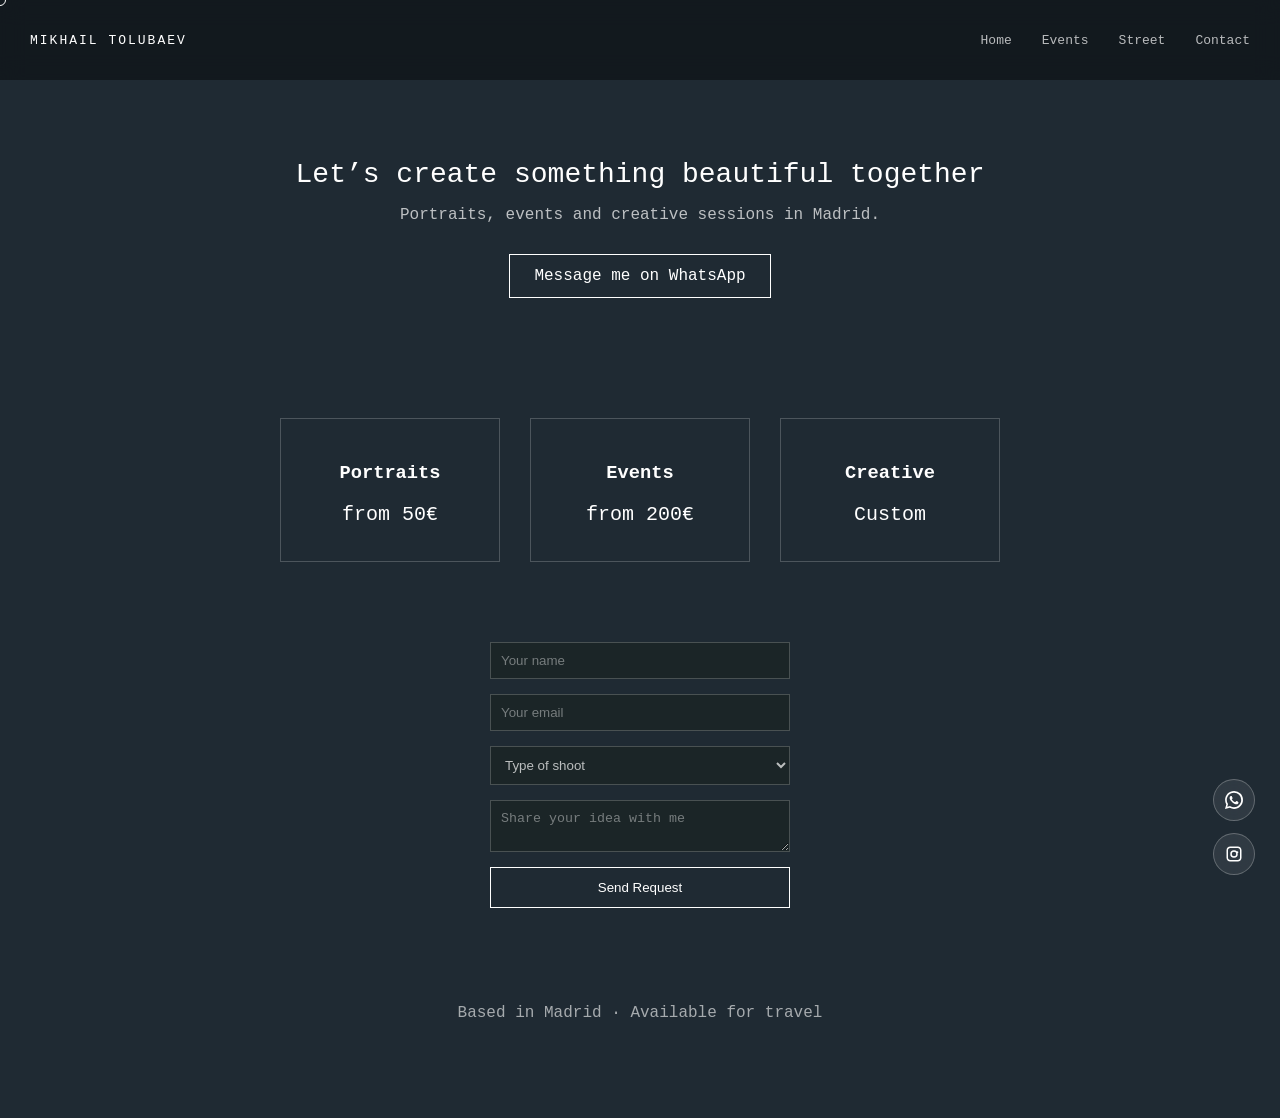
<file: mcontacto.html>
<!DOCTYPE html>
<html lang="en">
<head>
    <meta charset="UTF-8">
    <meta name="viewport" content="width=device-width, initial-scale=1.0">
    <title>Contact | Book a Photoshoot</title>
    <link rel="stylesheet" href="unified.css">
</head>

<body>

<div class="cursor" id="cursor"></div>

<div class="header">
    <div id="proyecto">MIKHAIL TOLUBAEV</div>

    <div class="menu-toggle" id="menu-toggle">☰</div>

    <ul class="menu" id="menu">
        <li><a href="mretratos.html">Home</a></li>
        <li><a href="meventos.html">Events</a></li>
        <li><a href="mstreet.html">Street</a></li>
        <li><a href="mcontacto.html">Contact</a></li>
    </ul>
</div>

<div class="contact-hero">
    <h1>Let’s create something beautiful together</h1>
    <p>Portraits, events and creative sessions in Madrid.</p>

    <a href="https://wa.me/34675810438?text=Hi%20I%20want%20to%20book%20a%20photoshoot"
       class="cta-button"
       target="_blank">
       Message me on WhatsApp
    </a>
</div>


<div class="pricing">
    <div class="price-card">
        <h3>Portraits</h3>
        <p class="price">from 50€</p>
    </div>

    <div class="price-card">
        <h3>Events</h3>
        <p class="price">from 200€</p>
    </div>

    <div class="price-card">
        <h3>Creative</h3>
        <p class="price">Custom</p>
    </div>
</div>


<div class="contact-form">
    <form action="https://formsubmit.co/mandnicktol@gmail.com" method="POST">
        <input type="hidden" name="_captcha" value="false">

        <input type="text" name="name" placeholder="Your name" required>
        <input type="email" name="email" placeholder="Your email" required>

        <select name="type">
            <option value="">Type of shoot</option>
            <option>Portrait</option>
            <option>Event</option>
            <option>Creative</option>
        </select>

        <textarea name="message" placeholder="Share your idea with me"></textarea>

        <button type="submit">Send Request</button>
    </form>
</div>

<div class="trust">
    <p>Based in Madrid · Available for travel</p>
</div>

<div class="contact-wrapper">

    <a href="https://wa.me/34675810438?text=Hi%20I%20want%20a%20photoshoot"
   target="_blank"
   class="contact-btn whatsapp">

    <svg viewBox="0 0 24 24">
        <path d="M20.52 3.48A11.78 11.78 0 0012.05 
        0C5.48 0 .13 5.35.13 11.92c0 
        2.1.55 4.15 1.6 5.97L0 24l6.27-1.64a11.9 
        11.9 0 005.78 1.48h.01c6.57 
        0 11.92-5.35 11.92-11.92 
        0-3.18-1.24-6.17-3.46-8.44zM12.06 
        21.6h-.01a9.64 9.64 0 
        01-4.92-1.35l-.35-.21-3.72.97.99-3.63-.23-.37a9.6 
        9.6 0 01-1.48-5.09c0-5.3 
        4.32-9.62 9.64-9.62 2.57 
        0 4.98 1 6.79 2.81a9.56 
        9.56 0 012.83 6.8c0 
        5.3-4.32 9.62-9.64 
        9.62zm5.29-7.23c-.29-.15-1.7-.84-1.96-.94-.26-.1-.45-.15-.64.15-.19.29-.74.94-.91 
        1.13-.17.19-.34.22-.63.07-.29-.15-1.24-.46-2.36-1.46-.87-.77-1.46-1.72-1.63-2.01-.17-.29-.02-.45.13-.6.14-.14.29-.34.43-.51.14-.17.19-.29.29-.48.1-.19.05-.36-.02-.51-.07-.15-.64-1.54-.88-2.12-.23-.55-.47-.48-.64-.49h-.55c-.19 
        0-.51.07-.78.36-.26.29-1.03 1.01-1.03 
        2.46 0 1.45 1.05 2.85 1.2 3.04.15.19 2.06 
        3.15 5 4.42.7.3 1.24.48 1.66.62.7.22 
        1.33.19 1.83.12.56-.08 1.7-.69 
        1.94-1.36.24-.67.24-1.25.17-1.36-.07-.12-.26-.19-.55-.34z"/>
    </svg>

</a>

    <a href="https://instagram.com/otterduckness"
   target="_blank"
   class="contact-btn instagram">

    <svg viewBox="0 0 24 24">
        <path d="M7 2C4.24 2 2 4.24 2 7v10c0 2.76 2.24 5 5 5h10c2.76 
        0 5-2.24 5-5V7c0-2.76-2.24-5-5-5H7zm10 2c1.66 
        0 3 1.34 3 3v10c0 1.66-1.34 3-3 
        3H7c-1.66 0-3-1.34-3-3V7c0-1.66 
        1.34-3 3-3h10zm-5 3a5 5 0 100 
        10 5 5 0 000-10zm0 2a3 3 0 110 
        6 3 3 0 010-6zm4.5-.75a1.25 
        1.25 0 100 2.5 1.25 1.25 0 
        000-2.5z"/>
    </svg>

</a>

</div>

<script src="shared.js"></script>
</body>
</html>
</file>
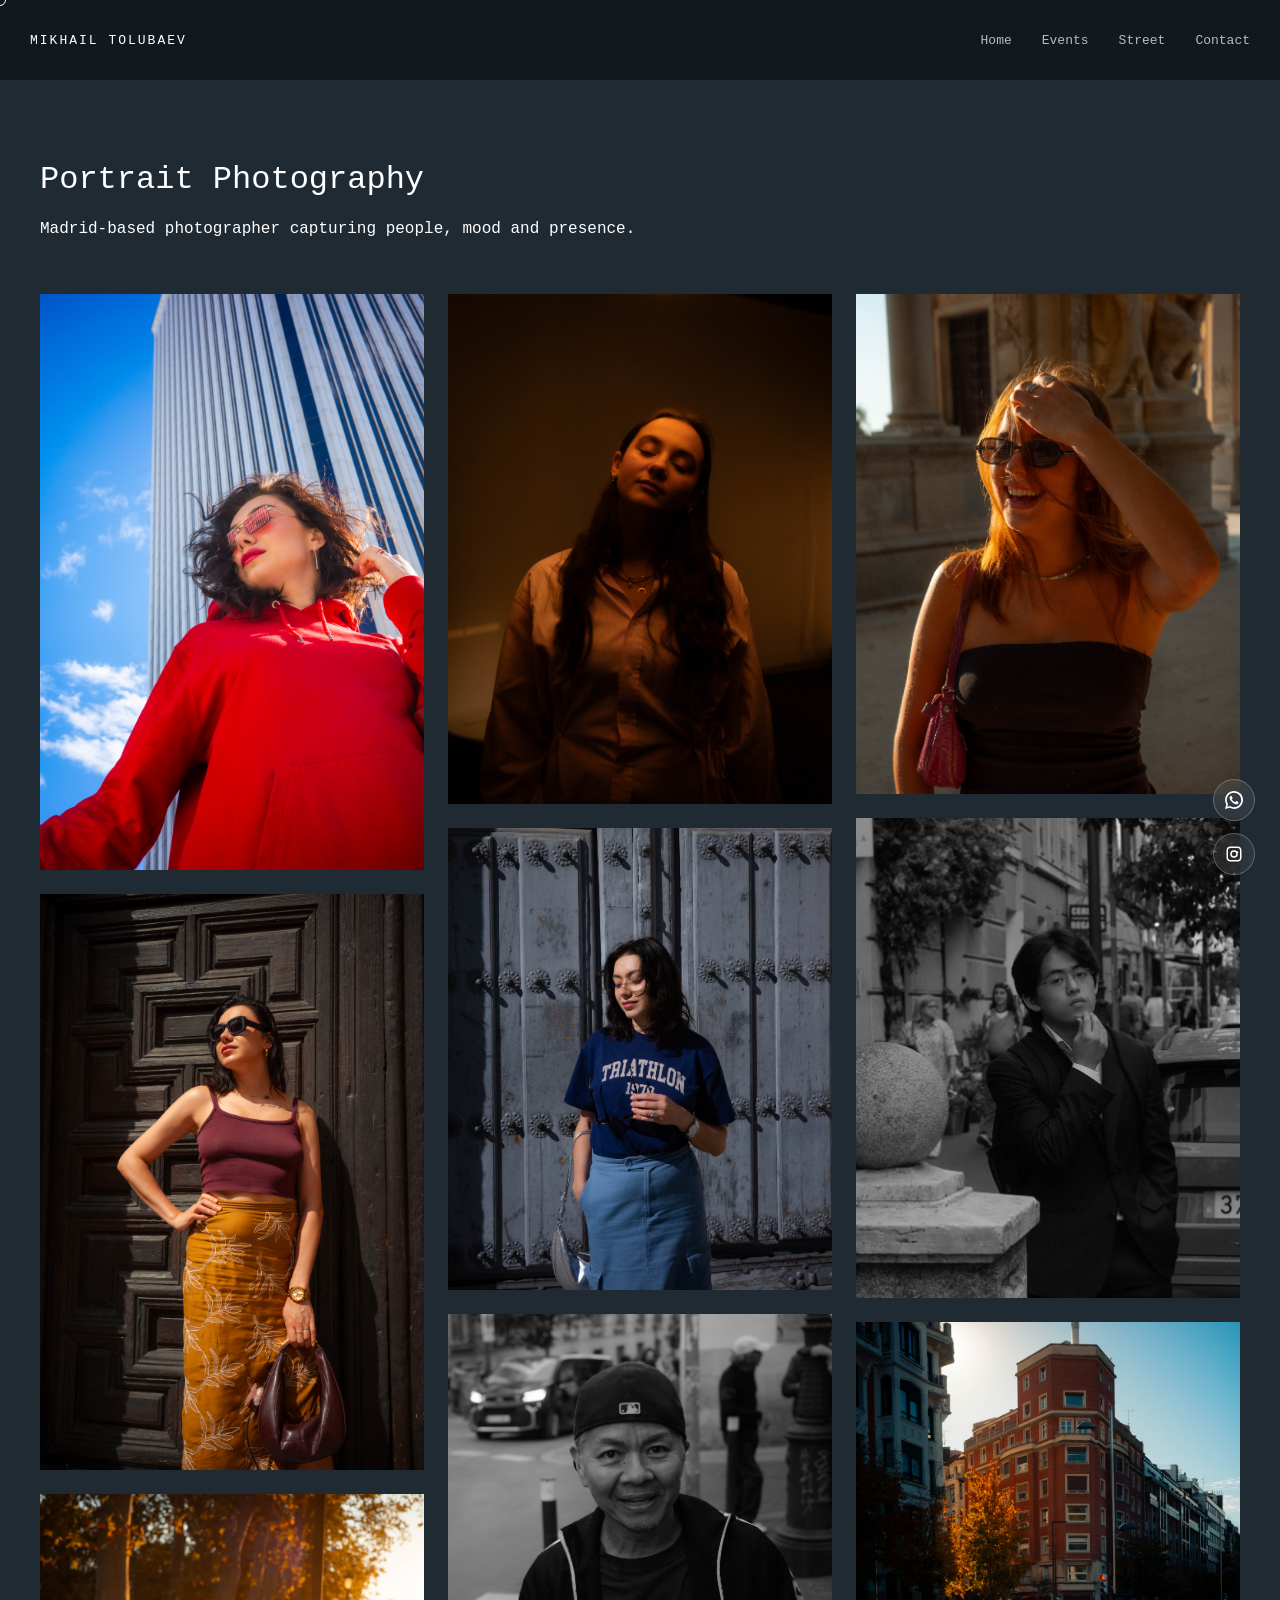
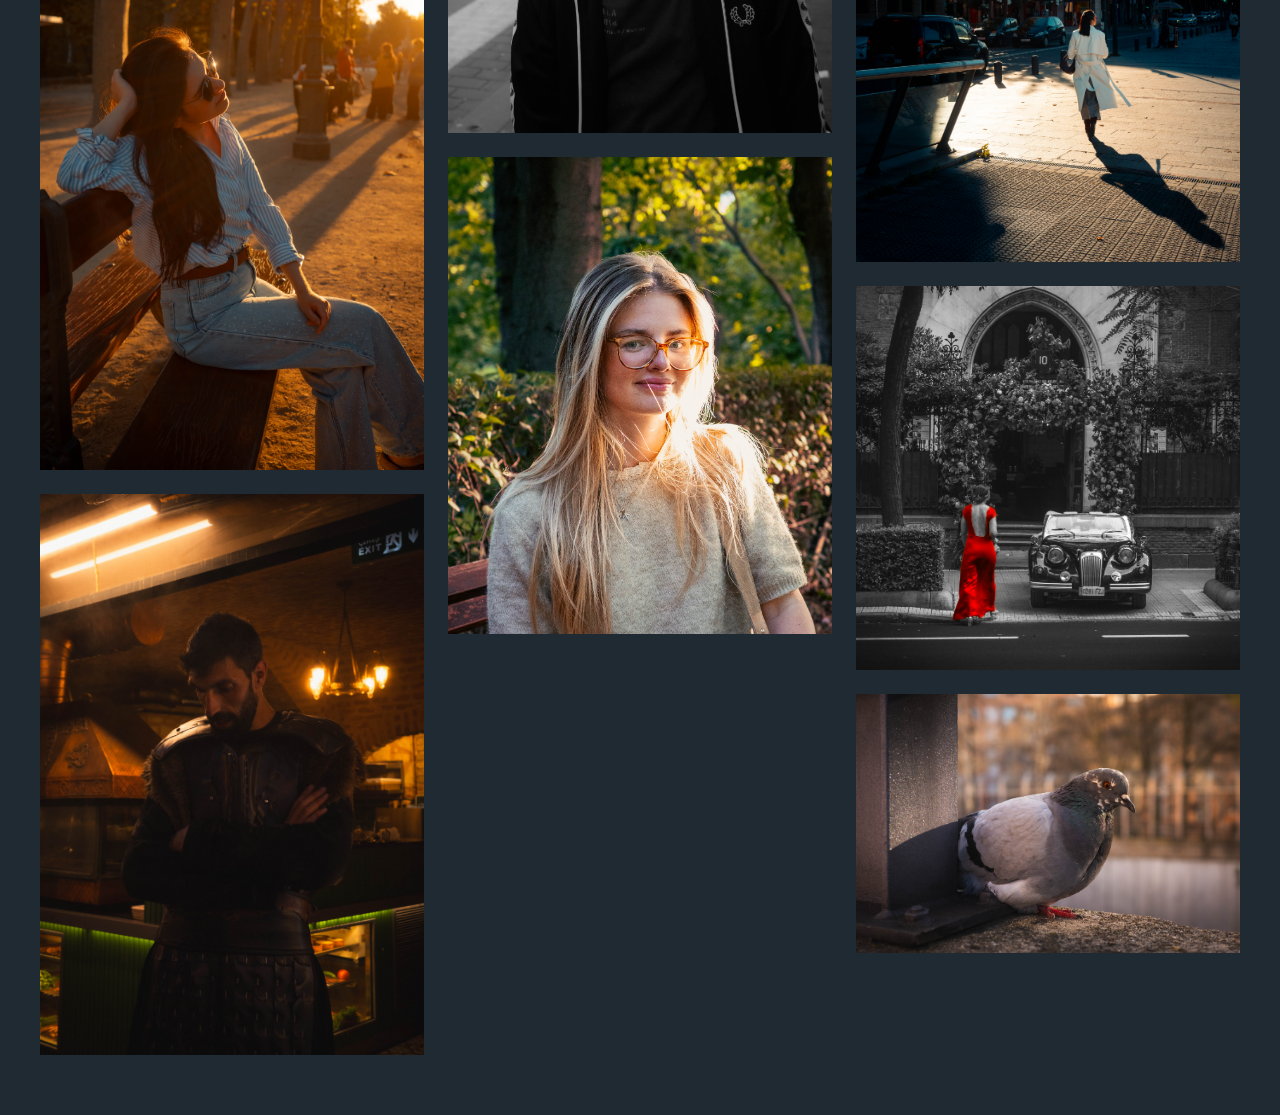
<file: mretratos.html>
<!DOCTYPE html>
<html>
<head>
    <meta charset="UTF-8">
    <meta name="viewport" content="width=device-width, initial-scale=1.0">
    <title>Retratos Artísticos | Portafolio</title>
    <link rel="stylesheet" href="unified.css">
</head>

<body>

<div class="cursor" id="cursor"></div>

<div class="header">
    <div id="proyecto">MIKHAIL TOLUBAEV</div>

    <div class="menu-toggle" id="menu-toggle">☰</div>

    <ul class="menu" id="menu">
        <li><a href="mretratos.html" class="active">Home</a></li>
        <li><a href="meventos.html">Events</a></li>
        <li><a href="mstreet.html">Street</a></li>
        <li><a href="mcontacto.html">Contact</a></li>
    </ul>
</div>

<div class="intro">
    <h1>Portrait Photography</h1>
    <p>Madrid-based photographer capturing people, mood and presence.</p>
</div>


<div class="galeria" id="gallery"></div>

<!-- LIGHTBOX -->
<div id="lightbox">
    <span id="close">&times;</span>
    <span class="arrow left" id="prev">&#10094;</span>
    <img id="lightbox-img">
    <span class="arrow right" id="next">&#10095;</span>
</div>

<script>
const imagesData = [
    { src: "R0011148-3.jpg" },
    { src: "R0007135-1.jpg" },
    { src: "R0007469-1.jpg" },
    { src: "R0006724-1.jpg" },
    { src: "R0005603-1.jpg" },
    { src: "R0008173-1.jpg" },
    { src: "R0008580-1.jpg" },
    { src: "instapp-0001300.jpg" },
    { src: "R0007283-1.jpg" },
    { src: "R0008571-1-2.jpg" },
    { src: "R0009031-1-2.jpg" },
    { src: "R0001526-1-5.jpg" },
    { src: "R0005518-1-2.jpg" }
];

const gallery = document.getElementById("gallery");

// CREATE IMAGES
imagesData.forEach((item) => {
    const div = document.createElement("div");
    div.className = "foto";

    const img = document.createElement("img");
    img.src = "mfotos/mretratos/" + item.src;

    div.appendChild(img);
    gallery.appendChild(div);
});

// 🔥 IMPORTANT: get images AFTER they exist
const images = document.querySelectorAll(".foto img");

const lightbox = document.getElementById("lightbox");
const lightboxImg = document.getElementById("lightbox-img");
const closeBtn = document.getElementById("close");
const nextBtn = document.getElementById("next");
const prevBtn = document.getElementById("prev");

let currentIndex = 0;

// CLICK HANDLERS
images.forEach((img, index) => {
    img.addEventListener("click", () => {
        currentIndex = index;
        showImage();
        lightbox.style.display = "flex";
    });
});

function showImage() {
    lightboxImg.src = images[currentIndex].src;
}

function nextImage() {
    currentIndex = (currentIndex + 1) % images.length;
    showImage();
}

function prevImage() {
    currentIndex = (currentIndex - 1 + images.length) % images.length;
    showImage();
}

nextBtn.onclick = nextImage;
prevBtn.onclick = prevImage;

closeBtn.onclick = () => lightbox.style.display = "none";

document.addEventListener("keydown", (e) => {
    if (lightbox.style.display === "flex") {
        if (e.key === "ArrowRight") nextImage();
        if (e.key === "ArrowLeft") prevImage();
        if (e.key === "Escape") lightbox.style.display = "none";
    }
});

// SWIPE
let startX = 0;

lightbox.addEventListener("touchstart", e => {
    startX = e.touches[0].clientX;
});

lightbox.addEventListener("touchend", e => {
    let diff = startX - e.changedTouches[0].clientX;
    if (Math.abs(diff) > 50) {
        diff > 0 ? nextImage() : prevImage();
    }
});

// CURSOR
const cursor = document.getElementById("cursor");

document.addEventListener("mousemove", e => {
    cursor.style.top = e.clientY + "px";
    cursor.style.left = e.clientX + "px";
});

document.addEventListener("mouseover", e => {
    if (e.target.matches("a, img")) {
        cursor.classList.add("cursor-grow");
    }
});

document.addEventListener("mouseout", e => {
    if (e.target.matches("a, img")) {
        cursor.classList.remove("cursor-grow");
    }
});



// MENU
document.getElementById("menu-toggle").onclick = () => {
    document.getElementById("menu").classList.toggle("active");
};

// FADE
window.addEventListener("load", () => {
    document.body.classList.add("loaded");
});
</script>

<div class="contact-wrapper">

    <a href="https://wa.me/34675810438?text=Hi%20I%20want%20a%20photoshoot"
   target="_blank"
   class="contact-btn whatsapp">

    <svg viewBox="0 0 24 24">
        <path d="M20.52 3.48A11.78 11.78 0 0012.05 
        0C5.48 0 .13 5.35.13 11.92c0 
        2.1.55 4.15 1.6 5.97L0 24l6.27-1.64a11.9 
        11.9 0 005.78 1.48h.01c6.57 
        0 11.92-5.35 11.92-11.92 
        0-3.18-1.24-6.17-3.46-8.44zM12.06 
        21.6h-.01a9.64 9.64 0 
        01-4.92-1.35l-.35-.21-3.72.97.99-3.63-.23-.37a9.6 
        9.6 0 01-1.48-5.09c0-5.3 
        4.32-9.62 9.64-9.62 2.57 
        0 4.98 1 6.79 2.81a9.56 
        9.56 0 012.83 6.8c0 
        5.3-4.32 9.62-9.64 
        9.62zm5.29-7.23c-.29-.15-1.7-.84-1.96-.94-.26-.1-.45-.15-.64.15-.19.29-.74.94-.91 
        1.13-.17.19-.34.22-.63.07-.29-.15-1.24-.46-2.36-1.46-.87-.77-1.46-1.72-1.63-2.01-.17-.29-.02-.45.13-.6.14-.14.29-.34.43-.51.14-.17.19-.29.29-.48.1-.19.05-.36-.02-.51-.07-.15-.64-1.54-.88-2.12-.23-.55-.47-.48-.64-.49h-.55c-.19 
        0-.51.07-.78.36-.26.29-1.03 1.01-1.03 
        2.46 0 1.45 1.05 2.85 1.2 3.04.15.19 2.06 
        3.15 5 4.42.7.3 1.24.48 1.66.62.7.22 
        1.33.19 1.83.12.56-.08 1.7-.69 
        1.94-1.36.24-.67.24-1.25.17-1.36-.07-.12-.26-.19-.55-.34z"/>
    </svg>

</a>

    <a href="https://instagram.com/otterduckness"
   target="_blank"
   class="contact-btn instagram">

    <svg viewBox="0 0 24 24">
        <path d="M7 2C4.24 2 2 4.24 2 7v10c0 2.76 2.24 5 5 5h10c2.76 
        0 5-2.24 5-5V7c0-2.76-2.24-5-5-5H7zm10 2c1.66 
        0 3 1.34 3 3v10c0 1.66-1.34 3-3 
        3H7c-1.66 0-3-1.34-3-3V7c0-1.66 
        1.34-3 3-3h10zm-5 3a5 5 0 100 
        10 5 5 0 000-10zm0 2a3 3 0 110 
        6 3 3 0 010-6zm4.5-.75a1.25 
        1.25 0 100 2.5 1.25 1.25 0 
        000-2.5z"/>
    </svg>

</a>

</div>

</div>

</body>
</html>
</file>
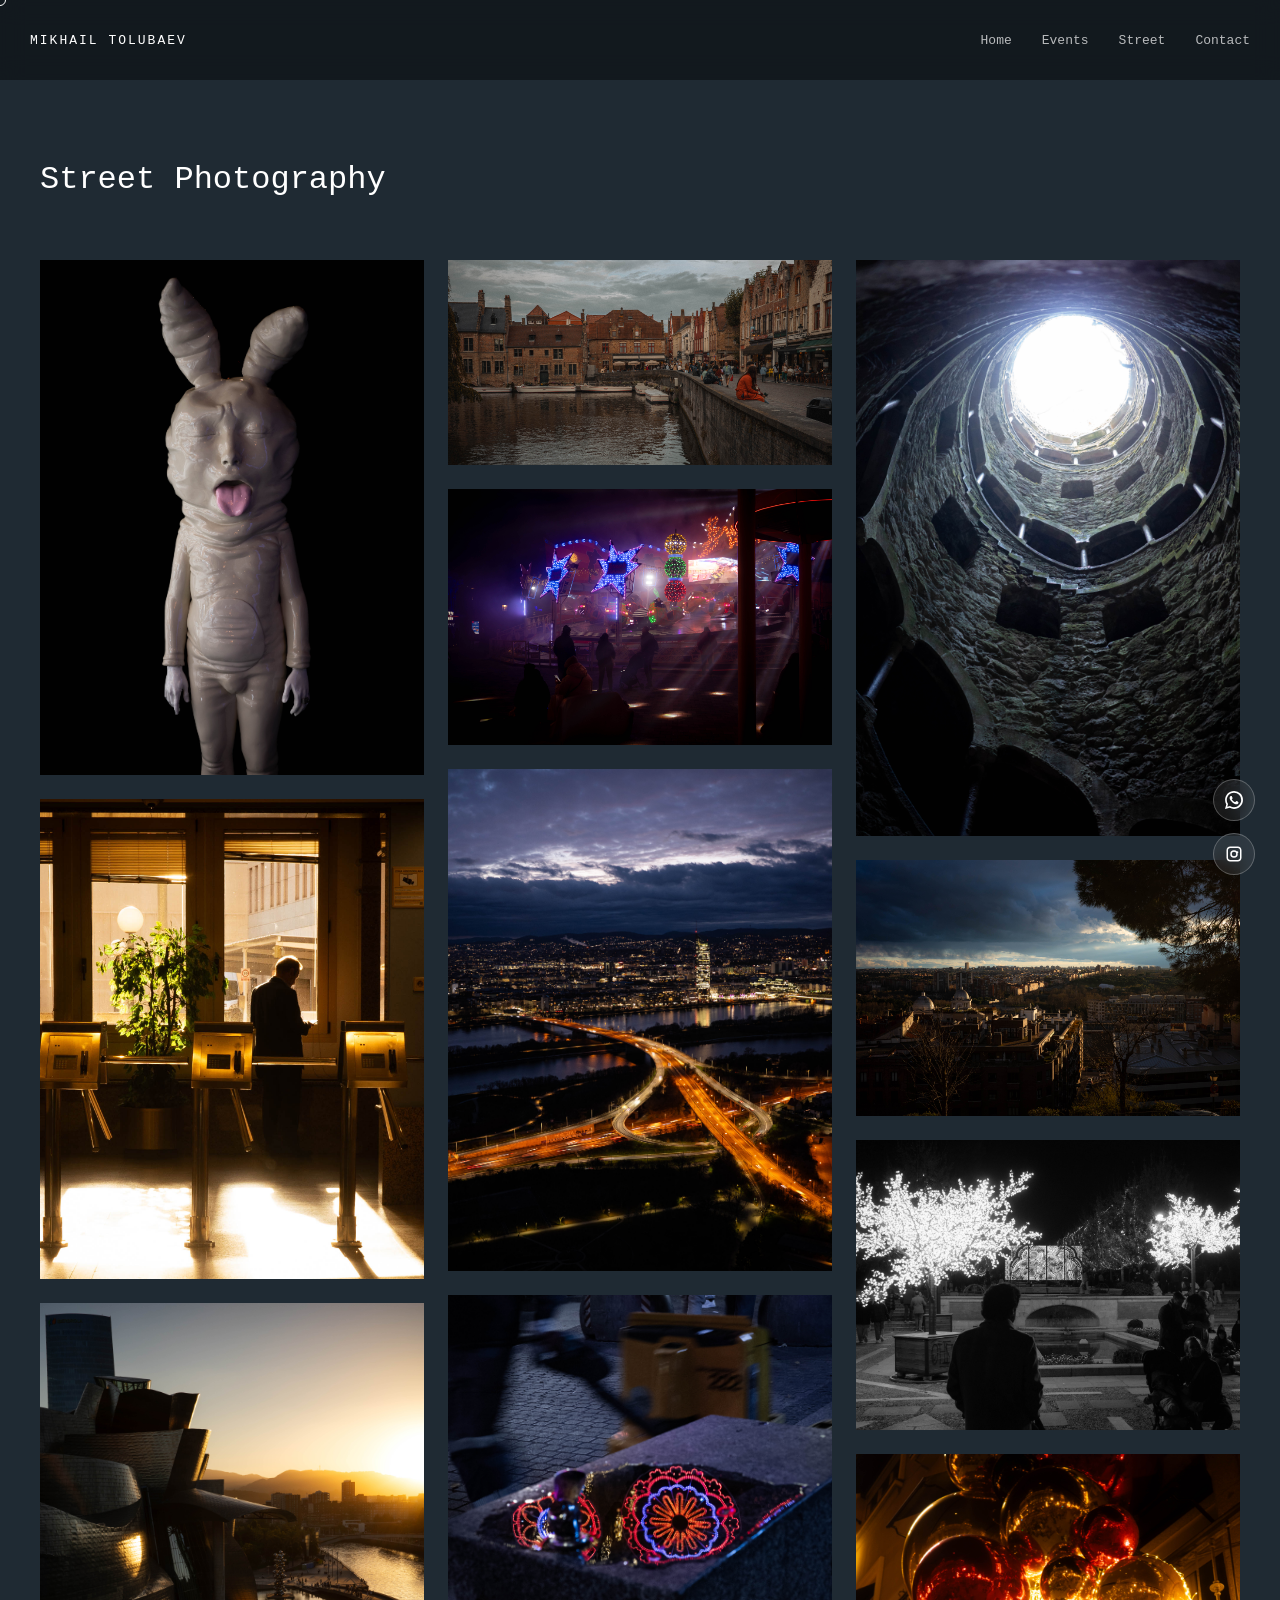
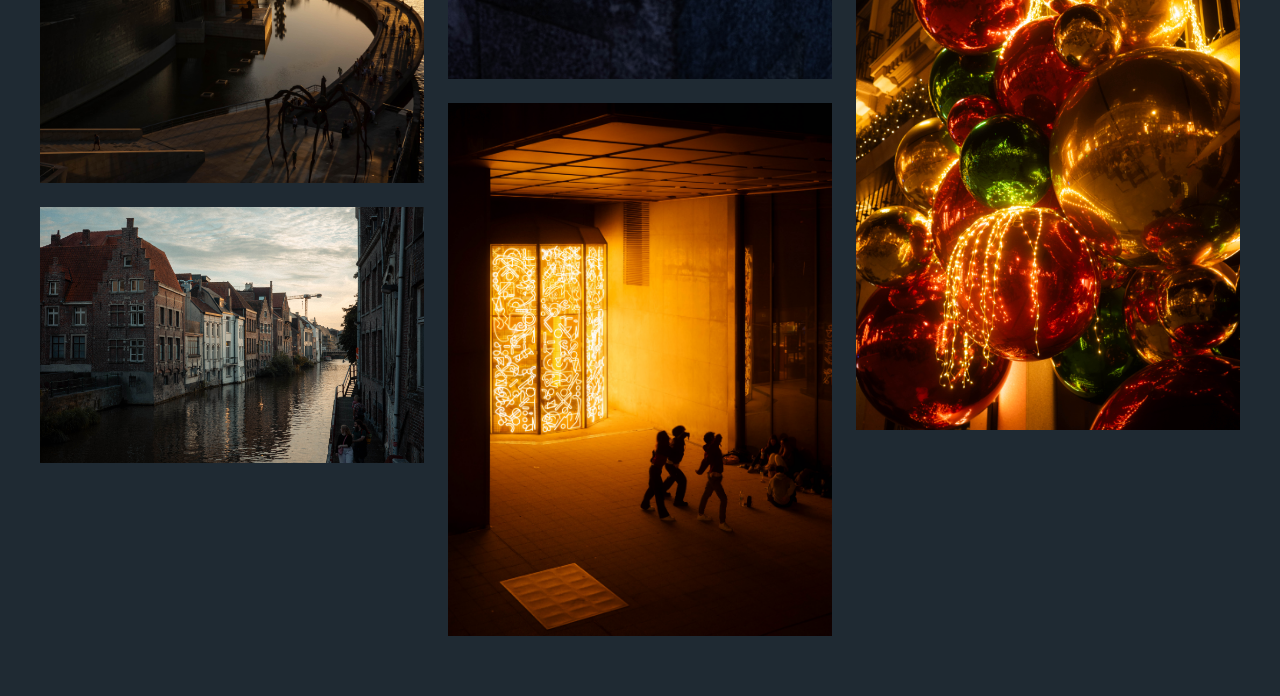
<file: mstreet.html>
<!DOCTYPE html>
<html>
<head>
<meta charset="UTF-8">
<meta name="viewport" content="width=device-width, initial-scale=1.0">
<title>Street Photography</title>
<link rel="stylesheet" href="unified.css">
</head>
<body>

<div class="cursor" id="cursor"></div>

<div class="header">
    <div id="proyecto">MIKHAIL TOLUBAEV</div>
    <div class="menu-toggle" id="menu-toggle">☰</div>
    <ul class="menu" id="menu">
        <li><a href="mretratos.html">Home</a></li>
        <li><a href="meventos.html">Events</a></li>
        <li><a href="mstreet.html">Street</a></li>
        <li><a href="mcontacto.html">Contact</a></li>
    </ul>
</div>

<div class="intro">
    <h1>Street Photography</h1>
</div>

<div class="galeria" id="gallery"></div>

<div id="lightbox">
<span id="close">&times;</span>
<span class="arrow left" id="prev">&#10094;</span>
<img id="lightbox-img">
<span class="arrow right" id="next">&#10095;</span>
</div>

<script>
const imagesData = [
    { src: "R0001446-1-3.jpg", alt: "Street" },
    { src: "R0001486-1-8.jpg", alt: "Street" },
    { src: "R0001813-1.jpg", alt: "Street" },
    { src: "R0002334-1-2.jpg", alt: "Street" },
    { src: "R0002573-1.jpg", alt: "Street" },
    { src: "R0003768-1.jpg", alt: "Street" },
    { src: "R0004242-1.jpg", alt: "Street" },
    { src: "R0004668-1-6.jpg", alt: "Street" },
    { src: "R0004745-1-4.jpg", alt: "Street" },
    { src: "R0004980-1.jpg", alt: "Street" },
    { src: "R0005409-1.jpg", alt: "Street" },
    { src: "R0009180-1-4.jpg", alt: "Street" },
    { src: "R0009227-1.jpg", alt: "Street" }


];
// just drop images into folder: mfotos/mstreet/ and they load automatically if you list them here

const gallery = document.getElementById("gallery");

imagesData.forEach((item, index) => {
    const div = document.createElement("div");
    div.className = "foto";
    const img = document.createElement("img");
    img.src = "mfotos/mstreet/" + item.src;
    div.appendChild(img);
    gallery.appendChild(div);
});
</script>

<script src="shared.js"></script>

<div class="contact-wrapper">

    <a href="https://wa.me/34675810438?text=Hi%20I%20want%20a%20photoshoot"
   target="_blank"
   class="contact-btn whatsapp">

    <svg viewBox="0 0 24 24">
        <path d="M20.52 3.48A11.78 11.78 0 0012.05 
        0C5.48 0 .13 5.35.13 11.92c0 
        2.1.55 4.15 1.6 5.97L0 24l6.27-1.64a11.9 
        11.9 0 005.78 1.48h.01c6.57 
        0 11.92-5.35 11.92-11.92 
        0-3.18-1.24-6.17-3.46-8.44zM12.06 
        21.6h-.01a9.64 9.64 0 
        01-4.92-1.35l-.35-.21-3.72.97.99-3.63-.23-.37a9.6 
        9.6 0 01-1.48-5.09c0-5.3 
        4.32-9.62 9.64-9.62 2.57 
        0 4.98 1 6.79 2.81a9.56 
        9.56 0 012.83 6.8c0 
        5.3-4.32 9.62-9.64 
        9.62zm5.29-7.23c-.29-.15-1.7-.84-1.96-.94-.26-.1-.45-.15-.64.15-.19.29-.74.94-.91 
        1.13-.17.19-.34.22-.63.07-.29-.15-1.24-.46-2.36-1.46-.87-.77-1.46-1.72-1.63-2.01-.17-.29-.02-.45.13-.6.14-.14.29-.34.43-.51.14-.17.19-.29.29-.48.1-.19.05-.36-.02-.51-.07-.15-.64-1.54-.88-2.12-.23-.55-.47-.48-.64-.49h-.55c-.19 
        0-.51.07-.78.36-.26.29-1.03 1.01-1.03 
        2.46 0 1.45 1.05 2.85 1.2 3.04.15.19 2.06 
        3.15 5 4.42.7.3 1.24.48 1.66.62.7.22 
        1.33.19 1.83.12.56-.08 1.7-.69 
        1.94-1.36.24-.67.24-1.25.17-1.36-.07-.12-.26-.19-.55-.34z"/>
    </svg>

</a>

    <a href="https://instagram.com/otterduckness"
   target="_blank"
   class="contact-btn instagram">

    <svg viewBox="0 0 24 24">
        <path d="M7 2C4.24 2 2 4.24 2 7v10c0 2.76 2.24 5 5 5h10c2.76 
        0 5-2.24 5-5V7c0-2.76-2.24-5-5-5H7zm10 2c1.66 
        0 3 1.34 3 3v10c0 1.66-1.34 3-3 
        3H7c-1.66 0-3-1.34-3-3V7c0-1.66 
        1.34-3 3-3h10zm-5 3a5 5 0 100 
        10 5 5 0 000-10zm0 2a3 3 0 110 
        6 3 3 0 010-6zm4.5-.75a1.25 
        1.25 0 100 2.5 1.25 1.25 0 
        000-2.5z"/>
    </svg>

</a>

</div>

</div>

</body>
</html>
</file>
<file: unified.css>
* {
    box-sizing: border-box;
}

body {
    margin: 0;
    background: #1f2a33;
    color: white;
    font-family: 'Courier New', Courier, monospace;
    overflow-x: hidden;
    opacity: 0;
    transition: opacity 0.8s ease;
}

body.loaded {
    opacity: 1;
}

/* HEADER */
.header {
    position: fixed;
    top: 0;
    width: 100%;
    height: 80px;
    display: flex;
    align-items: center;
    justify-content: space-between;
    padding: 0 30px;
    background: rgba(0,0,0,0.4);
    backdrop-filter: blur(12px);
    z-index: 9999;
}

#proyecto {
    font-size: 13px;
    letter-spacing: 2px;
}

/* MENU */
.menu {
    display: flex;
    gap: 30px;
}

.menu li {
    list-style: none;
}

.menu a {
    color: white;
    text-decoration: none;
    font-size: 13px;
    opacity: 0.7;
}

/* FIX: hamburger hidden by default */
.menu-toggle {
    display: none;
    font-size: 22px;
    cursor: pointer;
}

/* CURSOR */
.cursor {
    width: 12px;
    height: 12px;
    border: 1px solid white;
    border-radius: 50%;
    position: fixed;
    pointer-events: none;
    z-index: 99999;
    transform: translate(-50%, -50%);
}

.cursor-grow {
    transform: translate(-50%, -50%) scale(2);
}

/* ===== FORCE HIDE DEFAULT CURSOR ===== */
* {
    cursor: none !important;
}

/* GALLERY */
.intro {
    padding: 140px 40px 40px;
}

.galeria {
    column-count: 3;
    column-gap: 24px;
    padding: 0 40px 60px;
}

.foto {
    break-inside: avoid;
    margin-bottom: 24px;
}

/* 🔥 FIX: hover animation */
.foto img {
    width: 100%;
    height: auto;
    display: block;
    cursor: pointer;
    transition: transform 0.3s ease;
}

.foto img:hover {
    transform: scale(1.04);
}

/* LIGHTBOX */
#lightbox {
    position: fixed;
    inset: 0;
    background: rgba(0,0,0,0.96);
    display: none;
    justify-content: center;
    align-items: center;
    z-index: 9999;
}

#lightbox img {
    max-width: 90%;
    max-height: 90%;
    object-fit: contain;
}

#close {
    position: absolute;
    top: 20px;
    right: 30px;
    font-size: 30px;
    cursor: pointer;
}

.arrow {
    position: absolute;
    font-size: 40px;
    cursor: pointer;
    user-select: none;
}

.left { left: 20px; }
.right { right: 20px; }

/* CONTACT BUTTONS */
.contact-wrapper {
    position: fixed;
    bottom: 25px;
    right: 25px;
    display: flex;
    flex-direction: column;
    gap: 12px;
    z-index: 9999;
}

.contact-btn {
    width: 42px;
    height: 42px;
    display: flex;
    align-items: center;
    justify-content: center;
    backdrop-filter: blur(10px);
    border-radius: 50%;
    transition: all 0.3s ease;
    background: rgba(255,255,255,0.08);
    border: 1px solid rgba(255,255,255,0.25);
}

.contact-btn svg {
    width: 18px;
    height: 18px;
    fill: white !important;
}

.contact-btn:hover {
    transform: scale(1.08);
}

/* 🔥 MOBILE FIXES */
@media (max-width: 768px) {

    .menu-toggle {
        display: block;
    }

    .menu {
        position: absolute;
        top: 80px;
        right: 0;
        background: rgba(0,0,0,0.95);
        flex-direction: column;
        width: 200px;
        padding: 20px;
        display: none;
    }

    .menu.active {
        display: flex;
    }

    .galeria {
        column-count: 1;
    }

    /* FIX cursor on mobile */
    body { cursor: auto !important; }
    .cursor { display: none; }
}


/* HIDE DEFAULT CURSOR ONLY ON DESKTOP */
@media (min-width: 769px) {
    body {
        cursor: none;
    }

    a, button, input, textarea, select, img {
        cursor: none;
    }
}

/* ===== CONTACT PAGE STYLES (RESTORE) ===== */

.contact-hero {
    padding: 140px 20px 80px;
    text-align: center;
    max-width: 800px;
    margin: 0 auto;
}

.contact-hero h1 {
    font-size: 28px;
    margin-bottom: 10px;
}

.contact-hero p {
    opacity: 0.7;
    margin-bottom: 30px;
}

.cta-button {
    display: inline-block;
    padding: 12px 24px;
    border: 1px solid white;
    text-decoration: none;
    color: white;
    transition: 0.3s;
}

.cta-button:hover {
    background: white;
    color: black;
}

/* PRICING */
.pricing {
    display: flex;
    justify-content: center;
    gap: 30px;
    padding: 40px 20px;
    flex-wrap: wrap;
}

.price-card {
    border: 1px solid rgba(255,255,255,0.2);
    padding: 25px;
    width: 220px;
    text-align: center;
}

.price {
    font-size: 20px;
    margin: 10px 0;
}

/* TESTIMONIALS */
.testimonials {
    padding: 60px 20px;
    text-align: center;
}

.testimonial {
    max-width: 500px;
    margin: 0 auto 30px;
    opacity: 0.8;
}

/* FORM */
.contact-form {
    padding: 40px 20px;
    display: flex;
    justify-content: center;
}

.contact-form form {
    display: flex;
    flex-direction: column;
    gap: 15px;
    width: 300px;
}

.contact-form input,
.contact-form select,
.contact-form textarea {
    padding: 10px;
    border: none;
    outline: none;
}

.contact-form button {
    padding: 12px;
    border: 1px solid white;
    background: none;
    color: white;
    cursor: pointer;
}

.contact-form button:hover {
    background: white;
    color: black;
}

/* TRUST */
.trust {
    text-align: center;
    padding: 40px 20px 80px;
    opacity: 0.6;
}

/* DARK INPUTS */
.contact-form input,
.contact-form select,
.contact-form textarea {
    background: #1b2527;
    color: white;
    border: 1px solid rgba(255,255,255,0.2);
}

.contact-form input::placeholder,
.contact-form textarea::placeholder {
    color: rgba(255,255,255,0.4);
}

.contact-form select {
    color: rgba(255,255,255,0.7);
}


/* ===== PREMIUM GLOW ===== */

.contact-btn {
    position: relative;
    overflow: hidden;
}

/* base glow */
.contact-btn::before {
    content: "";
    position: absolute;
    inset: -2px;
    border-radius: 50%;
    opacity: 0;
    transition: opacity 0.3s ease;
}

/* WhatsApp glow */
.contact-btn.whatsapp::before {
    background: radial-gradient(circle, rgba(37,211,102,0.6), transparent 70%);
}

/* Instagram glow */
.contact-btn.instagram::before {
    background: radial-gradient(circle, rgba(225,48,108,0.6), transparent 70%);
}

/* hover activate */
.contact-btn:hover::before {
    opacity: 1;
}

/* subtle lift */
.contact-btn:hover {
    transform: scale(1.1);
}

h1 {
    font-weight: 300;
}
</file>
